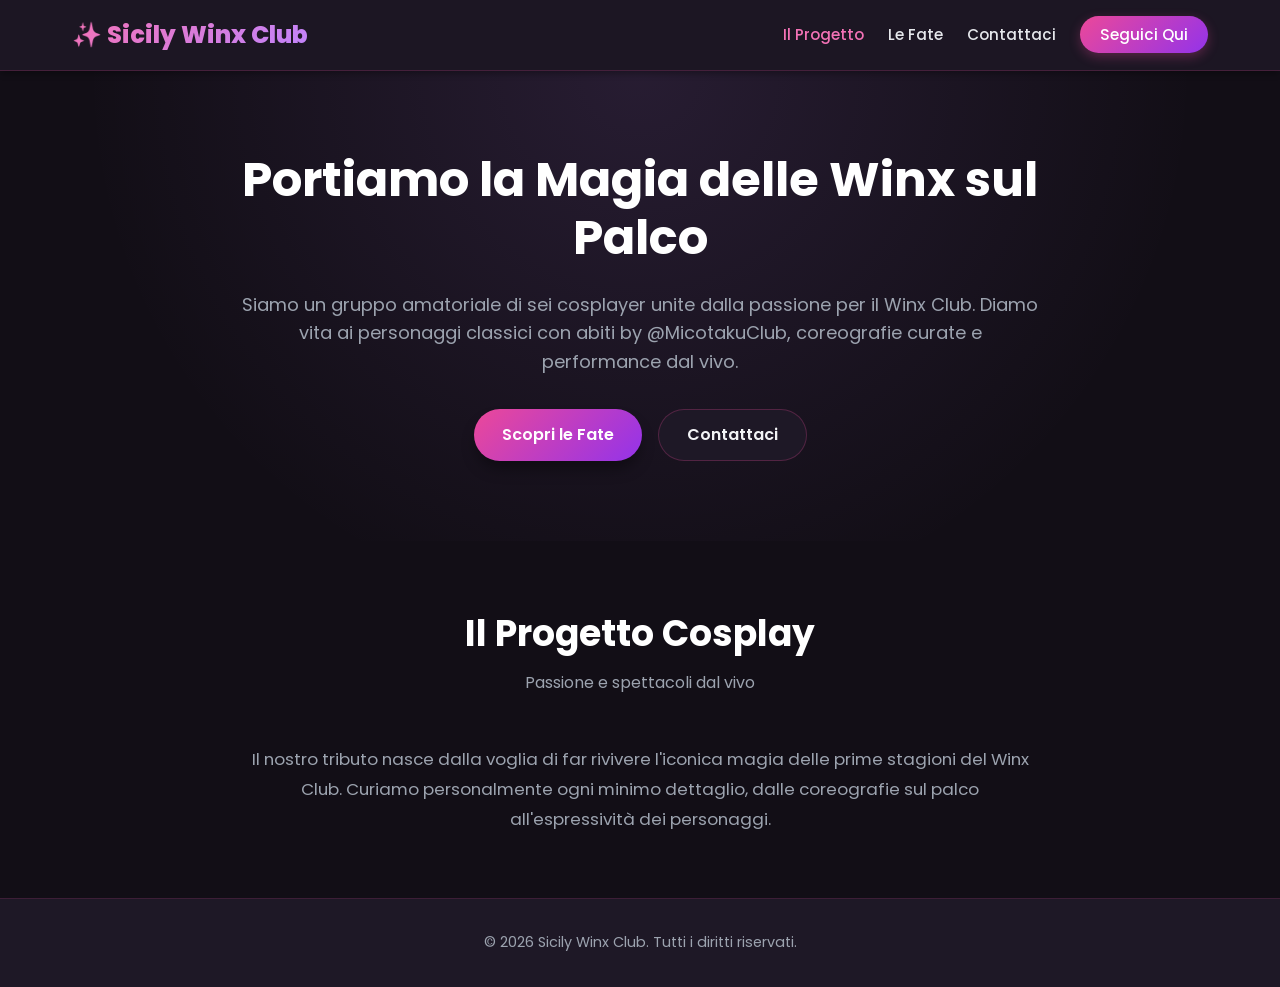
<file: index.html>
<!DOCTYPE html>
<html lang="it">
<head>
    <meta charset="UTF-8">
    <meta name="viewport" content="width=device-width, initial-scale=1.0">
    <title>Il Progetto - Sicily Winx Club</title>
    <link href="https://fonts.googleapis.com/css2?family=Poppins:wght@400;500;600;700;800&display=swap" rel="stylesheet">
    <link rel="stylesheet" href="style.css">
</head>
<body>

   <header>
    <div class="nav-container">
        <a href="index.html" class="logo">✨ Sicily Winx Club</a>
        
        <!-- INCOLLA QUI IL BOTTONE HAMBURGER -->
        <button class="hamburger" aria-label="Menu">
            <span></span>
            <span></span>
            <span></span>
        </button>

        <ul class="nav-links">
            <li><a href="index.html" class="active">Il Progetto</a></li>
            <li><a href="fate.html">Le Fate</a></li>
            <li><a href="contattaci.html">Contattaci</a></li>
            <li><a href="#" class="btn-nav-social open-social-modal">Seguici Qui</a></li>
        </ul>
    </div>
</header>

    <main>
        <section class="hero">
            <div class="hero-content">
          
                <h1>Portiamo la Magia delle Winx sul Palco</h1>
                <p>
                    Siamo un gruppo amatoriale di sei cosplayer unite dalla passione per il Winx Club. 
                    Diamo vita ai personaggi classici con abiti by @MicotakuClub, coreografie curate e performance dal vivo.
                </p>
                <div class="hero-buttons">
                    <a href="fate.html" class="btn-primary">Scopri le Fate</a>
                    <a href="contattaci.html" class="btn-secondary">Contattaci</a>
                </div>
            </div>
        </section>

        <section class="container">
            <div class="section-title">
                <h2>Il Progetto Cosplay</h2>
                <p>Passione e spettacoli dal vivo</p>
            </div>
            <div style="max-width: 800px; margin: 0 auto; text-align: center; color: var(--text-muted); font-size: 1.05rem; line-height: 1.8;">
                <p>
                    Il nostro tributo nasce dalla voglia di far rivivere l'iconica magia delle prime stagioni del Winx Club. 
                    Curiamo personalmente ogni minimo dettaglio, dalle coreografie sul palco all'espressività dei personaggi.
                </p>
            </div>
        </section>
    </main>

    <!-- Modal Social -->
    <div id="socialModal" class="modal-overlay">
        <div class="modal-content">
            <button class="close-modal">&times;</button>
            <h2>Seguici sui Social! ✨</h2>
            <p style="color: var(--text-muted); margin-top: 0.5rem;">Rimani aggiornato su tutti i nostri prossimi eventi e dietro le quinte.</p>
            <div class="social-links-grid">
                <a href="https://www.instagram.com/sicilywinxclub/" target="_blank" rel="noopener noreferrer" class="social-btn instagram">Instagram (@sicilywinxclub)</a>
                <a href="https://www.tiktok.com/@sicily.winx.club" target="_blank" rel="noopener noreferrer" class="social-btn tiktok">TikTok (@sicily.winx.club)</a>
            </div>
        </div>
    </div>

    <footer>
        <p>&copy; 2026 Sicily Winx Club. Tutti i diritti riservati.</p>
    </footer>

    <script src="script.js"></script>
</body>
</html>
</file>
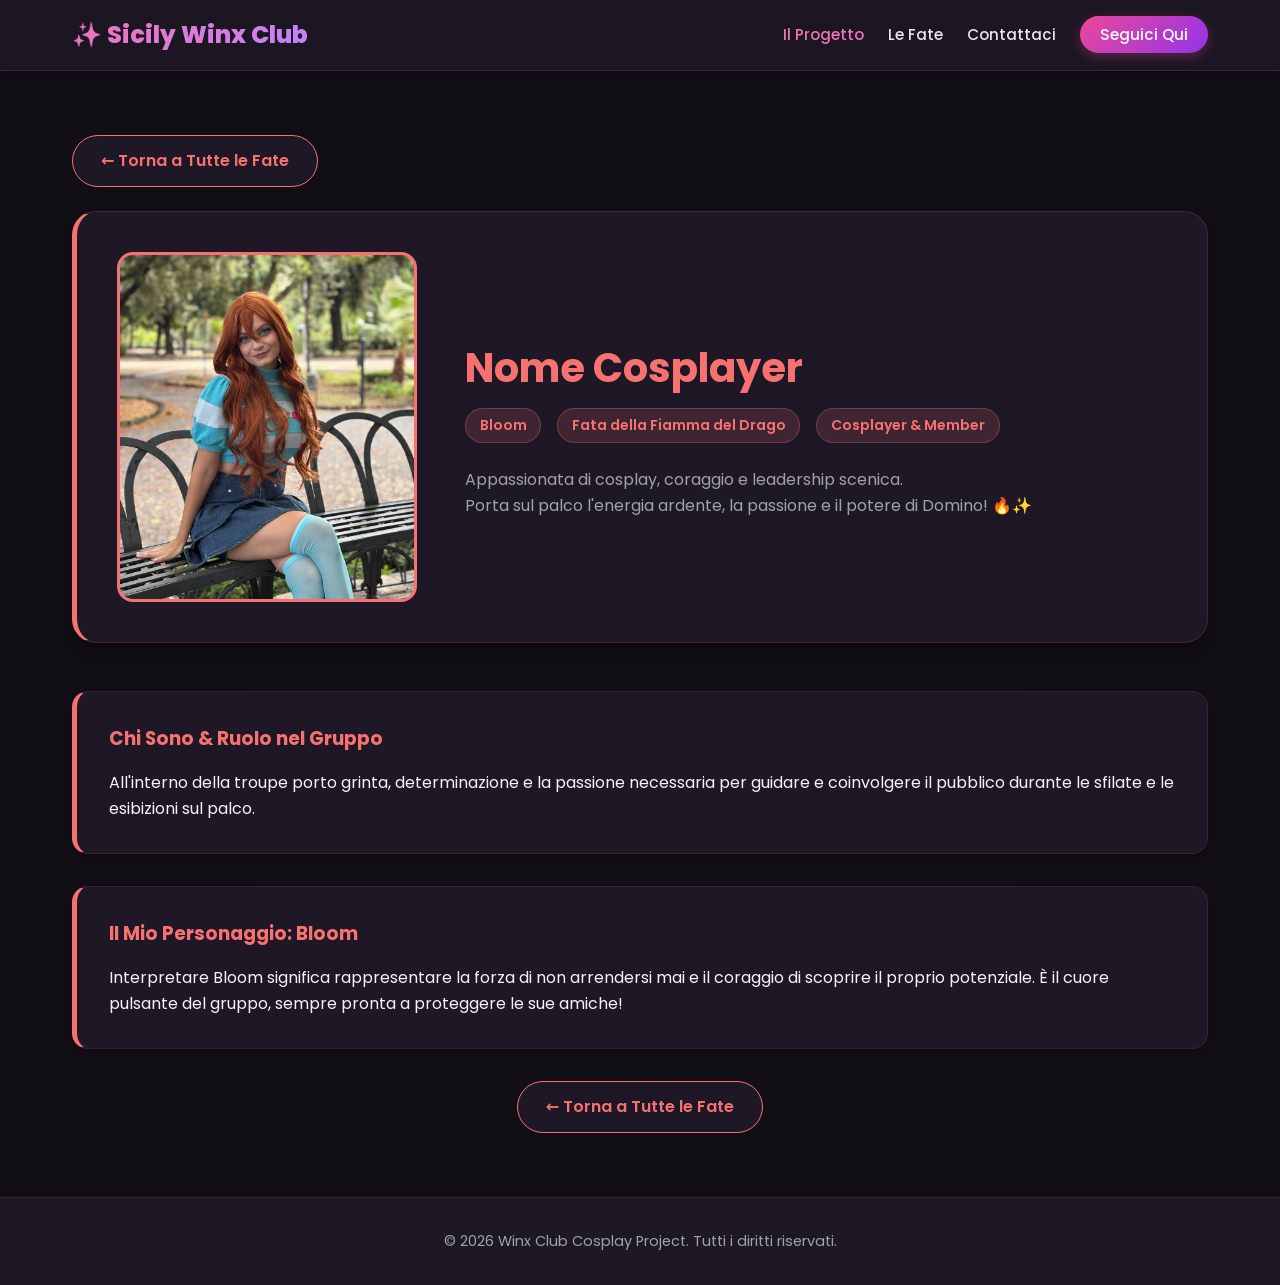
<file: bloom.html>
<!DOCTYPE html>
<html lang="it">
<head>
    <meta charset="UTF-8">
    <meta name="viewport" content="width=device-width, initial-scale=1.0">
    <title>Bloom - Fairy Tribute Show</title>
    <link href="https://fonts.googleapis.com/css2?family=Poppins:wght@400;500;600;700;800&display=swap" rel="stylesheet">
    <link rel="stylesheet" href="style.css">
</head>
<body>

   <header>
    <div class="nav-container">
        <a href="index.html" class="logo">✨ Sicily Winx Club</a>
        
        <!-- INCOLLA QUI IL BOTTONE HAMBURGER -->
        <button class="hamburger" aria-label="Menu">
            <span></span>
            <span></span>
            <span></span>
        </button>

        <ul class="nav-links">
            <li><a href="index.html" class="active">Il Progetto</a></li>
            <li><a href="fate.html">Le Fate</a></li>
            <li><a href="contattaci.html">Contattaci</a></li>
            <li><a href="#" class="btn-nav-social open-social-modal">Seguici Qui</a></li>
        </ul>
    </div>
</header>

    <main class="container bloom">
        <!-- Pulsante Torna Indietro In Alto -->
        <div style="margin-bottom: 1.5rem;">
            <a href="fate.html" class="btn-secondary">
                ← Torna a Tutte le Fate
            </a>
        </div>

        <div class="profile-header">
            <div class="profile-avatar" style="background-image: url('Nostre foto/BloomCasual.jpg')"></div>
            <div class="profile-details">
                <h1>Nome Cosplayer</h1>
                <div class="profile-meta">
                    <span class="meta-tag">Bloom</span>
                    <span class="meta-tag">Fata della Fiamma del Drago</span>
                    <span class="meta-tag">Cosplayer & Member</span>
                </div>
                <p style="color: var(--text-muted);">
                    Appassionata di cosplay, coraggio e leadership scenica. 
                    <br>Porta sul palco l'energia ardente, la passione e il potere di Domino! 🔥✨
                </p>
            </div>
        </div>

        <div class="profile-section">
            <h3>Chi Sono & Ruolo nel Gruppo</h3>
            <p>All'interno della troupe porto grinta, determinazione e la passione necessaria per guidare e coinvolgere il pubblico durante le sfilate e le esibizioni sul palco.</p>
        </div>

        <div class="profile-section">
            <h3>Il Mio Personaggio: Bloom</h3>
            <p>Interpretare Bloom significa rappresentare la forza di non arrendersi mai e il coraggio di scoprire il proprio potenziale. È il cuore pulsante del gruppo, sempre pronta a proteggere le sue amiche!</p>
        </div>

        <div style="text-align: center; margin-top: 2rem;">
            <a href="fate.html" class="btn-secondary">← Torna a Tutte le Fate</a>
        </div>
    </main>

    <!-- Modal Social -->
    <div id="socialModal" class="modal-overlay">
        <div class="modal-content">
            <button class="close-modal">&times;</button>
            <h2>Seguici sui Social! ✨</h2>
            <p style="color: var(--text-muted); margin-top: 0.5rem;">Rimani aggiornato su tutti i nostri prossimi eventi e dietro le quinte.</p>
            <div class="social-links-grid">
                <a href="https://www.instagram.com/sicilywinxclub/" target="_blank" class="social-btn instagram">Instagram (@sicilywinxclub)</a>
                <a href="https://www.tiktok.com/@sicily.winx.club" target="_blank" class="social-btn tiktok">TikTok (@sicily.winx.club)</a>
            </div>
        </div>
    </div>

    <footer>
        <p>&copy; 2026 Winx Club Cosplay Project. Tutti i diritti riservati.</p>
    </footer>

    <script src="script.js"></script>
</body>
</html>
</file>
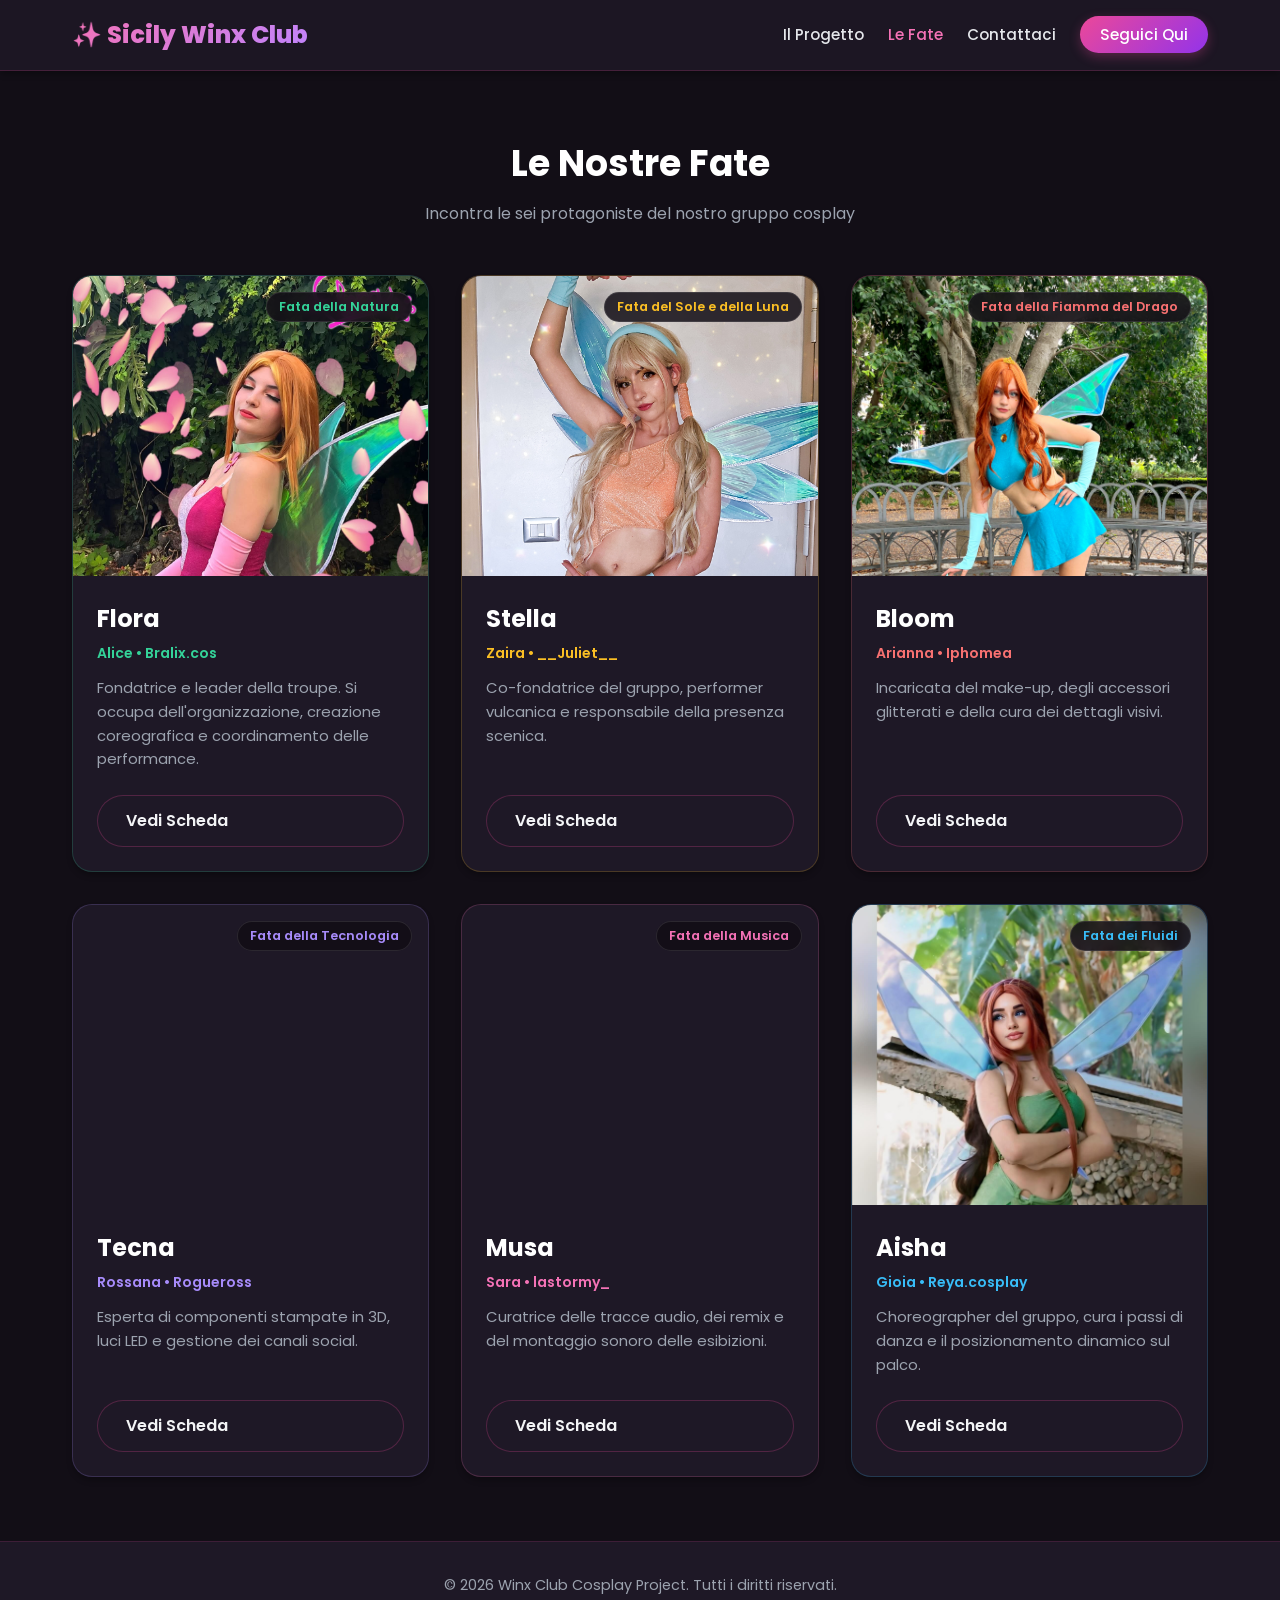
<file: fate.html>
<!DOCTYPE html>
<html lang="it">
<head>
    <meta charset="UTF-8">
    <meta name="viewport" content="width=device-width, initial-scale=1.0">
    <title>Le Fate - Sicily Winx Club</title>
    <link href="https://fonts.googleapis.com/css2?family=Poppins:wght@400;500;600;700;800&display=swap" rel="stylesheet">
    <link rel="stylesheet" href="style.css">
</head>
<body>

   <header>
    <div class="nav-container">
        <a href="index.html" class="logo">✨ Sicily Winx Club</a>
        
        <!-- INCOLLA QUI IL BOTTONE HAMBURGER -->
        <button class="hamburger" aria-label="Menu">
            <span></span>
            <span></span>
            <span></span>
        </button>

        <ul class="nav-links">
            <li><a href="index.html">Il Progetto</a></li>
            <li><a href="fate.html" class="active">Le Fate</a></li>
            <li><a href="contattaci.html">Contattaci</a></li>
            <li><a href="#" class="btn-nav-social open-social-modal">Seguici Qui</a></li>
        </ul>
    </div>
</header>

    <main class="container">
        <div class="section-title">
            <h2>Le Nostre Fate</h2>
            <p>Incontra le sei protagoniste del nostro gruppo cosplay</p>
        </div>

        <div class="grid-fate">
            <!-- Flora (Alice) -->
            <a href="flora.html" class="fairy-card flora" style="text-decoration: none; color: inherit;">
                <div class="fairy-img" style="background-image: url('Nostre foto/FloraMagic.jpg'); background-position: center 20%;">
                    <span class="fairy-badge">Fata della Natura</span>
                </div>
                <div class="fairy-info">
                    <h3>Flora</h3>
                    <div class="fairy-role">Alice • Bralix.cos</div>
                    <p>Fondatrice e leader della troupe. Si occupa dell'organizzazione, creazione coreografica e coordinamento delle performance.</p>
                    <div class="btn-secondary" style="text-align: center;">Vedi Scheda</div>
                </div>
            </a>

            <!-- Stella (Zaira) -->
            <a href="stella.html" class="fairy-card stella" style="text-decoration: none; color: inherit;">
                <div class="fairy-img" style="background-image: url('Nostre foto/StellaMagic.JPG'); background-position: center 25%;">
                    <span class="fairy-badge">Fata del Sole e della Luna</span>
                </div>
                <div class="fairy-info">
                    <h3>Stella</h3>
                    <div class="fairy-role">Zaira • __Juliet__</div>
                    <p>Co-fondatrice del gruppo, performer vulcanica e responsabile della presenza scenica.</p>
                    <div class="btn-secondary" style="text-align: center;">Vedi Scheda</div>
                </div>
            </a>

            <!-- Bloom (Arianna) -->
            <a href="bloom.html" class="fairy-card bloom" style="text-decoration: none; color: inherit;">
                <div class="fairy-img" style="background-image: url('Nostre foto/BloomMagic.jpg'); background-position: center top;">
                    <span class="fairy-badge">Fata della Fiamma del Drago</span>
                </div>
                <div class="fairy-info">
                    <h3>Bloom</h3>
                    <div class="fairy-role">Arianna • Iphomea</div>
                    <p>Incaricata del make-up, degli accessori glitterati e della cura dei dettagli visivi.</p>
                    <div class="btn-secondary" style="text-align: center;">Vedi Scheda</div>
                </div>
            </a>

            <!-- Tecna (Rossana) -->
            <a href="tecna.html" class="fairy-card tecna" style="text-decoration: none; color: inherit;">
                <div class="fairy-img" style="background-image: url('https://images.unsplash.com/photo-1529626455594-4ff0802cfb7e?auto=format&fit=crop&w=600&q=80'); background-position: center 20%;">
                    <span class="fairy-badge">Fata della Tecnologia</span>
                </div>
                <div class="fairy-info">
                    <h3>Tecna</h3>
                    <div class="fairy-role">Rossana • Rogueross</div>
                    <p>Esperta di componenti stampate in 3D, luci LED e gestione dei canali social.</p>
                    <div class="btn-secondary" style="text-align: center;">Vedi Scheda</div>
                </div>
            </a>

            <!-- Musa (Sara) -->
            <a href="musa.html" class="fairy-card musa" style="text-decoration: none; color: inherit;">
                <div class="fairy-img" style="background-image: url('https://images.unsplash.com/photo-1508214751196-bcfd4ca60f91?auto=format&fit=crop&w=600&q=80'); background-position: center 20%;">
                    <span class="fairy-badge">Fata della Musica</span>
                </div>
                <div class="fairy-info">
                    <h3>Musa</h3>
                    <div class="fairy-role">Sara • lastormy_</div>
                    <p>Curatrice delle tracce audio, dei remix e del montaggio sonoro delle esibizioni.</p>
                    <div class="btn-secondary" style="text-align: center;">Vedi Scheda</div>
                </div>
            </a>

            <!-- Aisha (Gioia) -->
            <a href="aisha.html" class="fairy-card aisha" style="text-decoration: none; color: inherit;">
                <div class="fairy-img" style="background-image: url('Nostre foto/AishaMagic.jpg'); background-position: center 20%;">
                    <span class="fairy-badge">Fata dei Fluidi</span>
                </div>
                <div class="fairy-info">
                    <h3>Aisha</h3>
                    <div class="fairy-role">Gioia • Reya.cosplay</div>
                    <p>Choreographer del gruppo, cura i passi di danza e il posizionamento dinamico sul palco.</p>
                    <div class="btn-secondary" style="text-align: center;">Vedi Scheda</div>
                </div>
            </a>
        </div>
    </main>

    <!-- Modal Social -->
    <div id="socialModal" class="modal-overlay">
        <div class="modal-content">
            <button class="close-modal">&times;</button>
            <h2>Seguici sui Social! ✨</h2>
            <p style="color: var(--text-muted); margin-top: 0.5rem;">Rimani aggiornato su tutti i nostri prossimi eventi e dietro le quinte.</p>
            <div class="social-links-grid">
                <a href="https://www.instagram.com/sicilywinxclub/" target="_blank" rel="noopener noreferrer" class="social-btn instagram">Instagram (@sicilywinxclub)</a>
                <a href="https://www.tiktok.com/@sicily.winx.club" target="_blank" rel="noopener noreferrer" class="social-btn tiktok">TikTok (@sicily.winx.club)</a>
            </div>
        </div>
    </div>

    <footer>
        <p>&copy; 2026 Winx Club Cosplay Project. Tutti i diritti riservati.</p>
    </footer>

    <script src="script.js"></script>
</body>
</html>
</file>
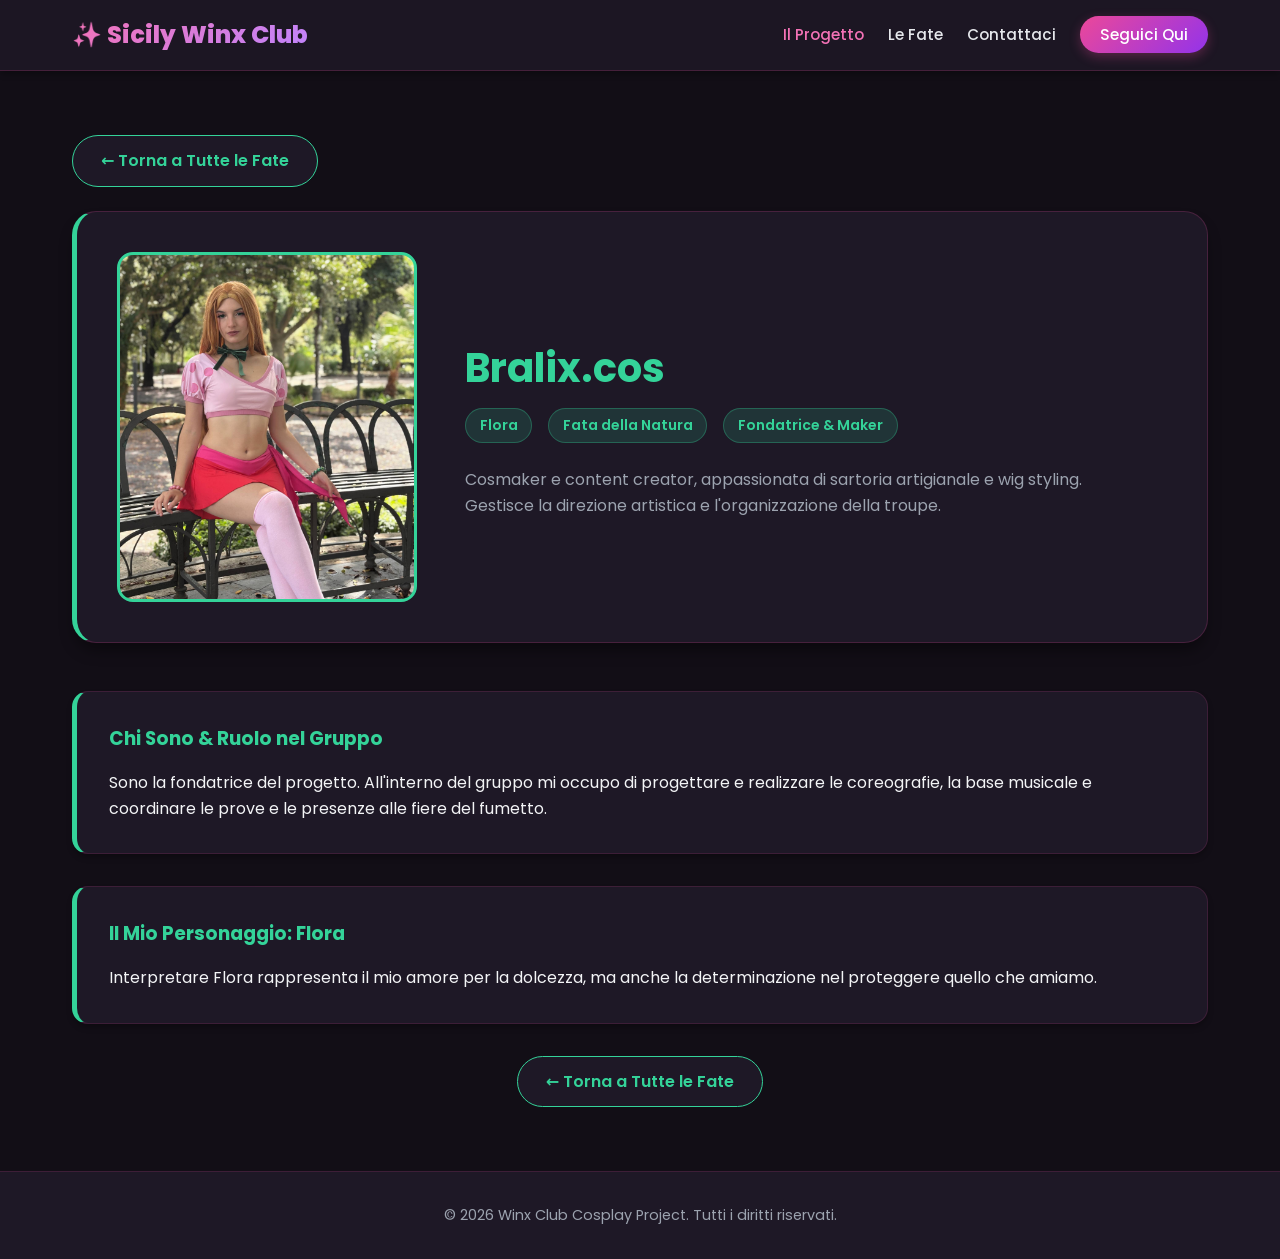
<file: flora.html>
<!DOCTYPE html>
<html lang="it">
<head>
    <meta charset="UTF-8">
    <meta name="viewport" content="width=device-width, initial-scale=1.0">
    <title>Flora - Fairy Tribute Show</title>
    <link href="https://fonts.googleapis.com/css2?family=Poppins:wght@400;500;600;700;800&display=swap" rel="stylesheet">
    <link rel="stylesheet" href="style.css">
</head>
<body>

   <header>
    <div class="nav-container">
        <a href="index.html" class="logo">✨ Sicily Winx Club</a>
        
        <!-- INCOLLA QUI IL BOTTONE HAMBURGER -->
        <button class="hamburger" aria-label="Menu">
            <span></span>
            <span></span>
            <span></span>
        </button>

        <ul class="nav-links">
            <li><a href="index.html" class="active">Il Progetto</a></li>
            <li><a href="fate.html">Le Fate</a></li>
            <li><a href="contattaci.html">Contattaci</a></li>
            <li><a href="#" class="btn-nav-social open-social-modal">Seguici Qui</a></li>
        </ul>
    </div>
</header>

    <main class="container flora">
        <!-- Pulsante Torna Indietro In Alto -->
        <div style="margin-bottom: 1.5rem;">
            <a href="fate.html" class="btn-secondary">
                ← Torna a Tutte le Fate
            </a>
        </div>

        <div class="profile-header">
            <div class="profile-avatar" style="background-image: url('Nostre foto/FloraCasual.jpg')"></div>
            <div class="profile-details">
                <h1>Bralix.cos</h1>
                <div class="profile-meta">
                    <span class="meta-tag">Flora</span>
                    <span class="meta-tag">Fata della Natura</span>
                    <span class="meta-tag">Fondatrice & Maker</span>
                </div>
                <p style="color: var(--text-muted);">
                    Cosmaker e content creator, appassionata di sartoria artigianale e wig styling. 
                    <br>Gestisce la direzione artistica e l'organizzazione della troupe.
                </p>
            </div>
        </div>

        <div class="profile-section">
            <h3>Chi Sono & Ruolo nel Gruppo</h3>
            <p>Sono la fondatrice del progetto. All'interno del gruppo mi occupo di progettare e realizzare le coreografie, la base musicale e coordinare le prove e le presenze alle fiere del fumetto.</p>
        </div>

        <div class="profile-section">
            <h3>Il Mio Personaggio: Flora</h3>
            <p>Interpretare Flora rappresenta il mio amore per la dolcezza, ma anche la determinazione nel proteggere quello che amiamo.</p>
        </div>

        <div style="text-align: center; margin-top: 2rem;">
            <a href="fate.html" class="btn-secondary">← Torna a Tutte le Fate</a>
        </div>
    </main>

    <!-- Modal Social -->
    <div id="socialModal" class="modal-overlay">
        <div class="modal-content">
            <button class="close-modal">&times;</button>
            <h2>Seguici sui Social! ✨</h2>
            <p style="color: var(--text-muted); margin-top: 0.5rem;">Rimani aggiornato su tutti i nostri prossimi eventi e dietro le quinte.</p>
            <div class="social-links-grid">
                <a href="https://www.instagram.com/sicilywinxclub/" target="_blank" class="social-btn instagram">Instagram (@sicilywinxclub)</a>
                <a href="https://www.tiktok.com/@sicily.winx.club" target="_blank" class="social-btn tiktok">TikTok (@sicily.winx.club)</a>
            </div>
        </div>
    </div>

    <footer>
        <p>&copy; 2026 Winx Club Cosplay Project. Tutti i diritti riservati.</p>
    </footer>

    <script src="script.js"></script>
</body>
</html>
</file>
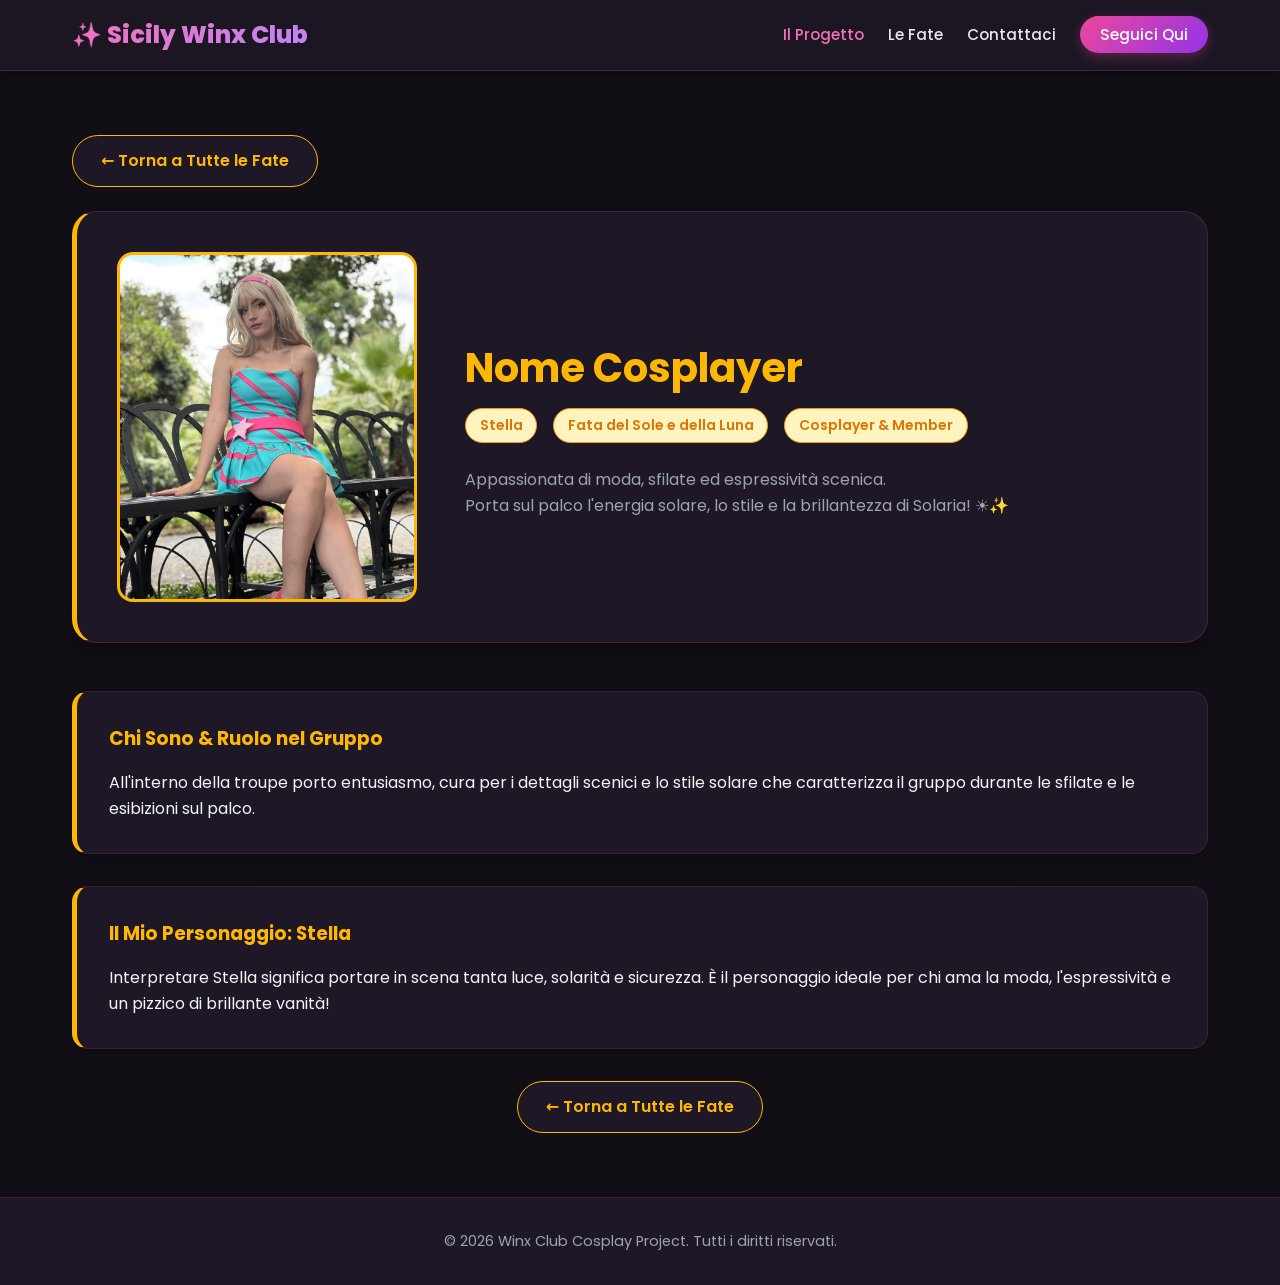
<file: stella.html>
<!DOCTYPE html>
<html lang="it">
<head>
    <meta charset="UTF-8">
    <meta name="viewport" content="width=device-width, initial-scale=1.0">
    <title>Stella - Fairy Tribute Show</title>
    <link href="https://fonts.googleapis.com/css2?family=Poppins:wght@400;500;600;700;800&display=swap" rel="stylesheet">
    <link rel="stylesheet" href="style.css">
</head>
<body>

   <header>
    <div class="nav-container">
        <a href="index.html" class="logo">✨ Sicily Winx Club</a>
        
        <!-- INCOLLA QUI IL BOTTONE HAMBURGER -->
        <button class="hamburger" aria-label="Menu">
            <span></span>
            <span></span>
            <span></span>
        </button>

        <ul class="nav-links">
            <li><a href="index.html" class="active">Il Progetto</a></li>
            <li><a href="fate.html">Le Fate</a></li>
            <li><a href="contattaci.html">Contattaci</a></li>
            <li><a href="#" class="btn-nav-social open-social-modal">Seguici Qui</a></li>
        </ul>
    </div>
</header>

    <main class="container stella">
        <!-- Pulsante Torna Indietro In Alto -->
        <div style="margin-bottom: 1.5rem;">
            <a href="fate.html" class="btn-secondary">
                ← Torna a Tutte le Fate
            </a>
        </div>

        <div class="profile-header">
            <div class="profile-avatar" style="background-image: url('Nostre foto/StellaCasual.jpg')"></div>
            <div class="profile-details">
                <h1>Nome Cosplayer</h1>
                <div class="profile-meta">
                    <span class="meta-tag">Stella</span>
                    <span class="meta-tag">Fata del Sole e della Luna</span>
                    <span class="meta-tag">Cosplayer & Member</span>
                </div>
                <p style="color: var(--text-muted);">
                    Appassionata di moda, sfilate ed espressività scenica. 
                    <br>Porta sul palco l'energia solare, lo stile e la brillantezza di Solaria! ☀️✨
                </p>
            </div>
        </div>

        <div class="profile-section">
            <h3>Chi Sono & Ruolo nel Gruppo</h3>
            <p>All'interno della troupe porto entusiasmo, cura per i dettagli scenici e lo stile solare che caratterizza il gruppo durante le sfilate e le esibizioni sul palco.</p>
        </div>

        <div class="profile-section">
            <h3>Il Mio Personaggio: Stella</h3>
            <p>Interpretare Stella significa portare in scena tanta luce, solarità e sicurezza. È il personaggio ideale per chi ama la moda, l'espressività e un pizzico di brillante vanità!</p>
        </div>

        <div style="text-align: center; margin-top: 2rem;">
            <a href="fate.html" class="btn-secondary">← Torna a Tutte le Fate</a>
        </div>
    </main>

    <!-- Modal Social -->
    <div id="socialModal" class="modal-overlay">
        <div class="modal-content">
            <button class="close-modal">&times;</button>
            <h2>Seguici sui Social! ✨</h2>
            <p style="color: var(--text-muted); margin-top: 0.5rem;">Rimani aggiornato su tutti i nostri prossimi eventi e dietro le quinte.</p>
            <div class="social-links-grid">
                <a href="https://www.instagram.com/sicilywinxclub/" target="_blank" class="social-btn instagram">Instagram (@sicilywinxclub)</a>
                <a href="https://www.tiktok.com/@sicily.winx.club" target="_blank" class="social-btn tiktok">TikTok (@sicily.winx.club)</a>
            </div>
        </div>
    </div>

    <footer>
        <p>&copy; 2026 Winx Club Cosplay Project. Tutti i diritti riservati.</p>
    </footer>

    <script src="script.js"></script>
</body>
</html>
</file>
<file: style.css>
/* ==========================================================================
   WINX CLUB COSPLAY PROJECT - DARK MODE ("NOTTE MAGICA")
   ========================================================================== */

:root {
  --pink-primary: #ec4899;
  --pink-secondary: #f472b6;
  --pink-light: rgba(236, 72, 153, 0.15);
  --purple-accent: #c084fc;
  --gold-accent: #fbbf24;

  --text-dark: #f3f4f6;
  --text-muted: #9ca3af;

  --bg-light: #120e16;
  --white: #1e1826;
  --white-hover: #292034;

  --shadow-sm: 0 4px 6px -1px rgba(0, 0, 0, 0.3);
  --shadow-md: 0 10px 15px -3px rgba(0, 0, 0, 0.4);
  --shadow-lg: 0 20px 25px -5px rgba(0, 0, 0, 0.5);

  --font-family: 'Poppins', system-ui, -apple-system, sans-serif;
}

*, *::before, *::after {
  box-sizing: border-box;
  margin: 0;
  padding: 0;
}

body {
  font-family: var(--font-family);
  background-color: var(--bg-light);
  color: var(--text-dark);
  line-height: 1.6;
  min-height: 100vh;
  display: flex;
  flex-direction: column;
}

/* --- HEADER & NAVIGATION --- */
header {
  position: sticky;
  top: 0;
  z-index: 100;
  background: rgba(30, 24, 38, 0.88);
  backdrop-filter: blur(12px);
  border-bottom: 1px solid rgba(236, 72, 153, 0.2);
  box-shadow: var(--shadow-sm);
}

.nav-container {
  max-width: 1200px;
  margin: 0 auto;
  padding: 1rem 2rem;
  display: flex;
  justify-content: space-between;
  align-items: center;
}

.logo {
  font-size: 1.5rem;
  font-weight: 800;
  background: linear-gradient(135deg, var(--pink-secondary), var(--purple-accent));
  -webkit-background-clip: text;
  -webkit-text-fill-color: transparent;
  text-decoration: none;
  display: flex;
  align-items: center;
  gap: 0.5rem;
}

.nav-links {
  display: flex;
  gap: 1.5rem;
  list-style: none;
  align-items: center;
}

.nav-links a {
  text-decoration: none;
  color: #e5e7eb;
  font-weight: 500;
  transition: color 0.2s ease;
  font-size: 0.95rem;
}

.nav-links a:hover,
.nav-links a.active {
  color: var(--pink-secondary);
}

.btn-nav-social {
  background: linear-gradient(135deg, var(--pink-primary), #9333ea);
  color: white !important;
  padding: 0.5rem 1.25rem;
  border-radius: 9999px;
  box-shadow: 0 4px 12px rgba(236, 72, 153, 0.3);
  transition: transform 0.2s ease, box-shadow 0.2s ease !important;
}

.btn-nav-social:hover {
  transform: translateY(-2px);
  box-shadow: 0 6px 18px rgba(236, 72, 153, 0.45);
}

/* Hamburguer Button (Nascosto su desktop) */
.hamburger {
  display: none;
  cursor: pointer;
  background: none;
  border: none;
  flex-direction: column;
  gap: 5px;
  padding: 5px;
}

/* Stato di default: hamburger normale */
.hamburger span {
  display: block;
  width: 25px;
  height: 3px;
  background: #fff;
  transition: transform 0.3s ease, opacity 0.3s ease;
}

/* Quando il menu è attivo (aggiungi .active al pulsante hamburger) */
.hamburger.active span:nth-child(1) {
  transform: translateY(8px) rotate(45deg);
}

.hamburger.active span:nth-child(2) {
  opacity: 0; /* Fa sparire la linea centrale */
}

.hamburger.active span:nth-child(3) {
  transform: translateY(-8px) rotate(-45deg);
}

/* --- HERO SECTION --- */
.hero {
  padding: 5rem 2rem;
  text-align: center;
  background: radial-gradient(circle at top center, rgba(192, 132, 252, 0.12), transparent 70%);
  display: flex;
  justify-content: center;
  align-items: center;
}

.hero-content {
  max-width: 800px;
  margin: 0 auto;
}

.tagline {
  display: inline-block;
  padding: 0.3rem 1.2rem;
  background: var(--pink-light);
  color: var(--pink-secondary);
  border-radius: 9999px;
  font-weight: 600;
  font-size: 0.875rem;
  margin-bottom: 1rem;
  border: 1px solid rgba(236, 72, 153, 0.3);
}

.hero h1 {
  font-size: 3rem;
  line-height: 1.2;
  margin-bottom: 1.5rem;
  color: #ffffff;
}

.hero p {
  font-size: 1.125rem;
  color: var(--text-muted);
  margin-bottom: 2rem;
}

.hero-buttons {
  display: flex;
  gap: 1rem;
  justify-content: center;
  flex-wrap: wrap;
}

/* --- BUTTONS --- */
.btn-primary {
  background: linear-gradient(135deg, var(--pink-primary), #9333ea);
  color: white;
  padding: 0.75rem 1.75rem;
  border-radius: 9999px;
  text-decoration: none;
  font-weight: 600;
  box-shadow: var(--shadow-md);
  transition: all 0.2s ease;
  border: none;
  cursor: pointer;
  display: inline-flex;
  align-items: center;
  gap: 0.5rem;
}

.btn-primary:hover {
  transform: translateY(-2px);
  box-shadow: 0 8px 20px rgba(236, 72, 153, 0.35);
}

.btn-secondary {
  background: var(--white);
  color: var(--text-dark);
  padding: 0.75rem 1.75rem;
  border-radius: 9999px;
  text-decoration: none;
  font-weight: 600;
  border: 1px solid rgba(236, 72, 153, 0.25);
  transition: all 0.2s ease;
  display: inline-flex;
  align-items: center;
}

.btn-secondary:hover {
  background: var(--white-hover);
  color: var(--pink-secondary);
  border-color: var(--pink-primary);
}

/* --- CONTAINER & SECTIONS --- */
.container {
  max-width: 1200px;
  margin: 0 auto;
  padding: 4rem 2rem;
  flex: 1;
  width: 100%;
}

.section-title {
  text-align: center;
  margin-bottom: 3rem;
}

.section-title h2 {
  font-size: 2.25rem;
  margin-bottom: 0.5rem;
  color: #ffffff;
}

.section-title p {
  color: var(--text-muted);
}

/* --- CARDS GRID (FATE) --- */
.grid-fate {
  display: grid;
  grid-template-columns: repeat(auto-fit, minmax(320px, 1fr));
  gap: 2rem;
}

.fairy-card {
  background: var(--white);
  border-radius: 1.25rem;
  overflow: hidden;
  box-shadow: var(--shadow-sm);
  border: 1px solid rgba(236, 72, 153, 0.2);
  transition: all 0.3s ease;
  display: flex;
  flex-direction: column;
}

.fairy-card:hover {
  transform: translateY(-5px);
  box-shadow: 0 12px 24px rgba(0, 0, 0, 0.6);
  border-color: rgba(236, 72, 153, 0.4);
}

.fairy-img {
  height: 300px;
  background-size: cover;
  background-position: center 20%;
  position: relative;
}

.fairy-badge {
  position: absolute;
  top: 1rem;
  right: 1rem;
  background: rgba(18, 14, 22, 0.85);
  backdrop-filter: blur(6px);
  padding: 0.25rem 0.75rem;
  border-radius: 9999px;
  font-size: 0.8rem;
  font-weight: 600;
  border: 1px solid rgba(255, 255, 255, 0.1);
}

.fairy-info {
  padding: 1.5rem;
  display: flex;
  flex-direction: column;
  flex-grow: 1;
}

.fairy-info h3 {
  font-size: 1.5rem;
  margin-bottom: 0.25rem;
  color: #ffffff;
}

.fairy-role {
  font-size: 0.875rem;
  font-weight: 600;
  margin-bottom: 0.75rem;
}

.fairy-info p {
  color: var(--text-muted);
  font-size: 0.925rem;
  margin-bottom: 1.5rem;
  flex-grow: 1;
}

/* Colori specifici delle Fate (Card Grid) */
.flora .fairy-badge, .flora .fairy-role { color: #34d399; }
.bloom .fairy-badge, .bloom .fairy-role { color: #f87171; }
.stella .fairy-badge, .stella .fairy-role { color: #fbbf24; }
.musa .fairy-badge, .musa .fairy-role { color: #f472b6; }
.tecna .fairy-badge, .tecna .fairy-role { color: #a78bfa; }
.aisha .fairy-badge, .aisha .fairy-role { color: #38bdf8; }

.fairy-card.flora { border-color: rgba(52, 211, 153, 0.2); }
.fairy-card.flora:hover { border-color: rgba(52, 211, 153, 0.5); box-shadow: 0 12px 24px rgba(52, 211, 153, 0.15); }

.fairy-card.bloom { border-color: rgba(248, 113, 113, 0.2); }
.fairy-card.bloom:hover { border-color: rgba(248, 113, 113, 0.5); box-shadow: 0 12px 24px rgba(248, 113, 113, 0.15); }

.fairy-card.stella { border-color: rgba(251, 191, 36, 0.2); }
.fairy-card.stella:hover { border-color: rgba(251, 191, 36, 0.5); box-shadow: 0 12px 24px rgba(251, 191, 36, 0.15); }

.fairy-card.musa { border-color: rgba(244, 114, 182, 0.2); }
.fairy-card.musa:hover { border-color: rgba(244, 114, 182, 0.5); box-shadow: 0 12px 24px rgba(244, 114, 182, 0.15); }

.fairy-card.tecna { border-color: rgba(167, 139, 250, 0.2); }
.fairy-card.tecna:hover { border-color: rgba(167, 139, 250, 0.5); box-shadow: 0 12px 24px rgba(167, 139, 250, 0.15); }

.fairy-card.aisha { border-color: rgba(56, 189, 248, 0.2); }
.fairy-card.aisha:hover { border-color: rgba(56, 189, 248, 0.5); box-shadow: 0 12px 24px rgba(56, 189, 248, 0.15); }

/* --- PROFILE PAGE (FATA SINGOLA) --- */
.profile-header {
  display: grid;
  grid-template-columns: 300px 1fr;
  gap: 3rem;
  align-items: center;
  background: var(--white);
  padding: 2.5rem;
  border-radius: 1.5rem;
  box-shadow: var(--shadow-md);
  border: 1px solid rgba(236, 72, 153, 0.2);
  margin-bottom: 3rem;
}

.profile-avatar {
  width: 100%;
  height: 350px;
  border-radius: 1rem;
  background-size: cover;
  background-position: center;
}

.profile-details h1 {
  font-size: 2.5rem;
  margin-bottom: 0.5rem;
  color: #ffffff;
}

.profile-meta {
  display: flex;
  gap: 1rem;
  margin-bottom: 1.5rem;
  flex-wrap: wrap;
}

.meta-tag {
  background: var(--pink-light);
  color: var(--pink-secondary);
  padding: 0.35rem 0.85rem;
  border-radius: 9999px;
  font-size: 0.875rem;
  font-weight: 600;
  border: 1px solid rgba(236, 72, 153, 0.25);
}

.profile-section {
  background: var(--white);
  padding: 2rem;
  border-radius: 1rem;
  box-shadow: var(--shadow-sm);
  border: 1px solid rgba(236, 72, 153, 0.15);
  margin-bottom: 2rem;
}

.profile-section h3 {
  margin-bottom: 1rem;
  color: var(--pink-secondary);
}

/* --- COLORI DINAMICI PER PAGINE PROFILO --- */
.container.stella .profile-header,
.container.stella .profile-section { border-left: 5px solid #FFB703; }
.container.stella .profile-avatar { border: 3px solid #FFB703; }
.container.stella h1, 
.container.stella .profile-section h3 { color: #FFB703 !important; }
.container.stella .meta-tag { background-color: #FFF3BF; color: #D97706; border: 1px solid #F59E0B; }
.container.stella .btn-secondary { border-color: #FFB703; color: #FFB703; }

.container.flora .profile-header,
.container.flora .profile-section { border-left: 5px solid #34d399; }
.container.flora .profile-avatar { border: 3px solid #34d399; }
.container.flora h1, 
.container.flora .profile-section h3 { color: #34d399 !important; }
.container.flora .meta-tag { background-color: rgba(52, 211, 153, 0.15); color: #34d399; border: 1px solid rgba(52, 211, 153, 0.3); }
.container.flora .btn-secondary { border-color: #34d399; color: #34d399; }

.container.bloom .profile-header,
.container.bloom .profile-section { border-left: 5px solid #f87171; }
.container.bloom .profile-avatar { border: 3px solid #f87171; }
.container.bloom h1, 
.container.bloom .profile-section h3 { color: #f87171 !important; }
.container.bloom .meta-tag { background-color: rgba(248, 113, 113, 0.15); color: #f87171; border: 1px solid rgba(248, 113, 113, 0.3); }
.container.bloom .btn-secondary { border-color: #f87171; color: #f87171; }

.container.musa .profile-header,
.container.musa .profile-section { border-left: 5px solid #EC4899; }
.container.musa .profile-avatar { border: 3px solid #EC4899; }
.container.musa h1, 
.container.musa .profile-section h3 { color: #EC4899 !important; }
.container.musa .meta-tag { background-color: #FCE7F3; color: #DB2777; border: 1px solid #F472B6; }
.container.musa .btn-secondary { border-color: #EC4899; color: #EC4899; }

.container.tecna .profile-header,
.container.tecna .profile-section { border-left: 5px solid #a78bfa; }
.container.tecna .profile-avatar { border: 3px solid #a78bfa; }
.container.tecna h1, 
.container.tecna .profile-section h3 { color: #a78bfa !important; }
.container.tecna .meta-tag { background-color: rgba(167, 139, 250, 0.15); color: #a78bfa; border: 1px solid rgba(167, 139, 250, 0.3); }
.container.tecna .btn-secondary { border-color: #a78bfa; color: #a78bfa; }

.container.aisha .profile-header,
.container.aisha .profile-section { border-left: 5px solid #38bdf8; }
.container.aisha .profile-avatar { border: 3px solid #38bdf8; }
.container.aisha h1, 
.container.aisha .profile-section h3 { color: #38bdf8 !important; }
.container.aisha .meta-tag { background-color: rgba(56, 189, 248, 0.15); color: #38bdf8; border: 1px solid rgba(56, 189, 248, 0.3); }
.container.aisha .btn-secondary { border-color: #38bdf8; color: #38bdf8; }

/* --- FORMS (Modulo Contatti più largo) --- */
.contact-form {
  max-width: 800px;
  width: 100%;
  margin: 0 auto;
  background: var(--white);
  padding: 2.5rem;
  border-radius: 1.5rem;
  box-shadow: var(--shadow-md);
  border: 1px solid rgba(236, 72, 153, 0.2);
}

.form-group {
  margin-bottom: 1.25rem;
}

.form-group label {
  display: block;
  font-weight: 600;
  margin-bottom: 0.5rem;
  font-size: 0.9rem;
  color: #e5e7eb;
}

.form-group input,
.form-group textarea {
  width: 100%;
  padding: 0.75rem 1rem;
  background-color: #120e16;
  border: 1px solid rgba(236, 72, 153, 0.25);
  border-radius: 0.5rem;
  color: #ffffff;
  font-family: inherit;
  font-size: 0.95rem;
  transition: border-color 0.2s, box-shadow 0.2s;
}

.form-group input:focus,
.form-group textarea:focus {
  outline: none;
  border-color: var(--pink-primary);
  box-shadow: 0 0 0 3px rgba(236, 72, 153, 0.25);
}

.key-field {
  background-color: #1a1520 !important;
  border-color: rgba(245, 158, 11, 0.4) !important;
}

/* --- MODAL SOCIAL --- */
.modal-overlay {
  position: fixed;
  top: 0;
  left: 0;
  width: 100%;
  height: 100%;
  background: rgba(0, 0, 0, 0.75);
  display: none;
  justify-content: center;
  align-items: center;
  z-index: 1000;
  backdrop-filter: blur(6px);
}

.modal-content {
  background: var(--white);
  padding: 2.5rem;
  border-radius: 1.5rem;
  max-width: 450px;
  width: 90%;
  text-align: center;
  position: relative;
  box-shadow: var(--shadow-lg);
  border: 1px solid rgba(236, 72, 153, 0.3);
}

.close-modal {
  position: absolute;
  top: 1rem;
  right: 1rem;
  background: none;
  border: none;
  font-size: 1.5rem;
  cursor: pointer;
  color: var(--text-muted);
}

.social-links-grid {
  display: flex;
  flex-direction: column;
  gap: 1rem;
  margin-top: 1.5rem;
}

.social-btn {
  display: flex;
  align-items: center;
  justify-content: center;
  gap: 0.75rem;
  padding: 0.85rem;
  border-radius: 0.75rem;
  text-decoration: none;
  color: white;
  font-weight: 600;
  transition: transform 0.2s;
}

.social-btn:hover {
  transform: translateY(-2px);
}

.social-btn.instagram {
  background: linear-gradient(45deg, #f09433 0%, #e6683c 25%, #dc2743 50%, #cc2366 75%, #bc1888 100%);
}

.social-btn.tiktok {
  background: #000000;
  border: 1px solid rgba(255, 255, 255, 0.2);
}

footer {
  background: var(--white);
  border-top: 1px solid rgba(236, 72, 153, 0.15);
  padding: 2rem;
  text-align: center;
  color: var(--text-muted);
  font-size: 0.9rem;
  margin-top: auto;
}

@media (max-width: 768px) {
  .hamburger {
    display: flex;
  }

  .nav-links {
    display: none;
    position: absolute;
    top: 100%;
    left: 0;
    width: 100%;
    background: #1e1826fb; /* Sfondo pieno per coprire i testi sotto */
    flex-direction: column; /* <-- CORRETTO: uno sotto l'altro in verticale */
    padding: 2rem 0;
    gap: 1rem;
    border-bottom: 1px solid rgba(236, 72, 154, 0.068);
    box-shadow: var(--shadow-lg);
    z-index: 1000;
  }

  .nav-links.active {
    display: flex;
  }

  /* Allineamento voci */
  .nav-links li {
    text-align: right;
    width: 100%;
    padding-inline: 2rem;
  }


  .nav-container { 
    flex-direction: row; 
    justify-content: space-between;
  }

  .hero h1 { 
    font-size: 2.25rem; 
  }
  
  .profile-header { 
    grid-template-columns: 1fr; 
    text-align: center; 
  }
  
  .profile-avatar { 
    height: 280px; 
  }
  
  .profile-meta { 
    justify-content: center; 
  }

}
</file>
